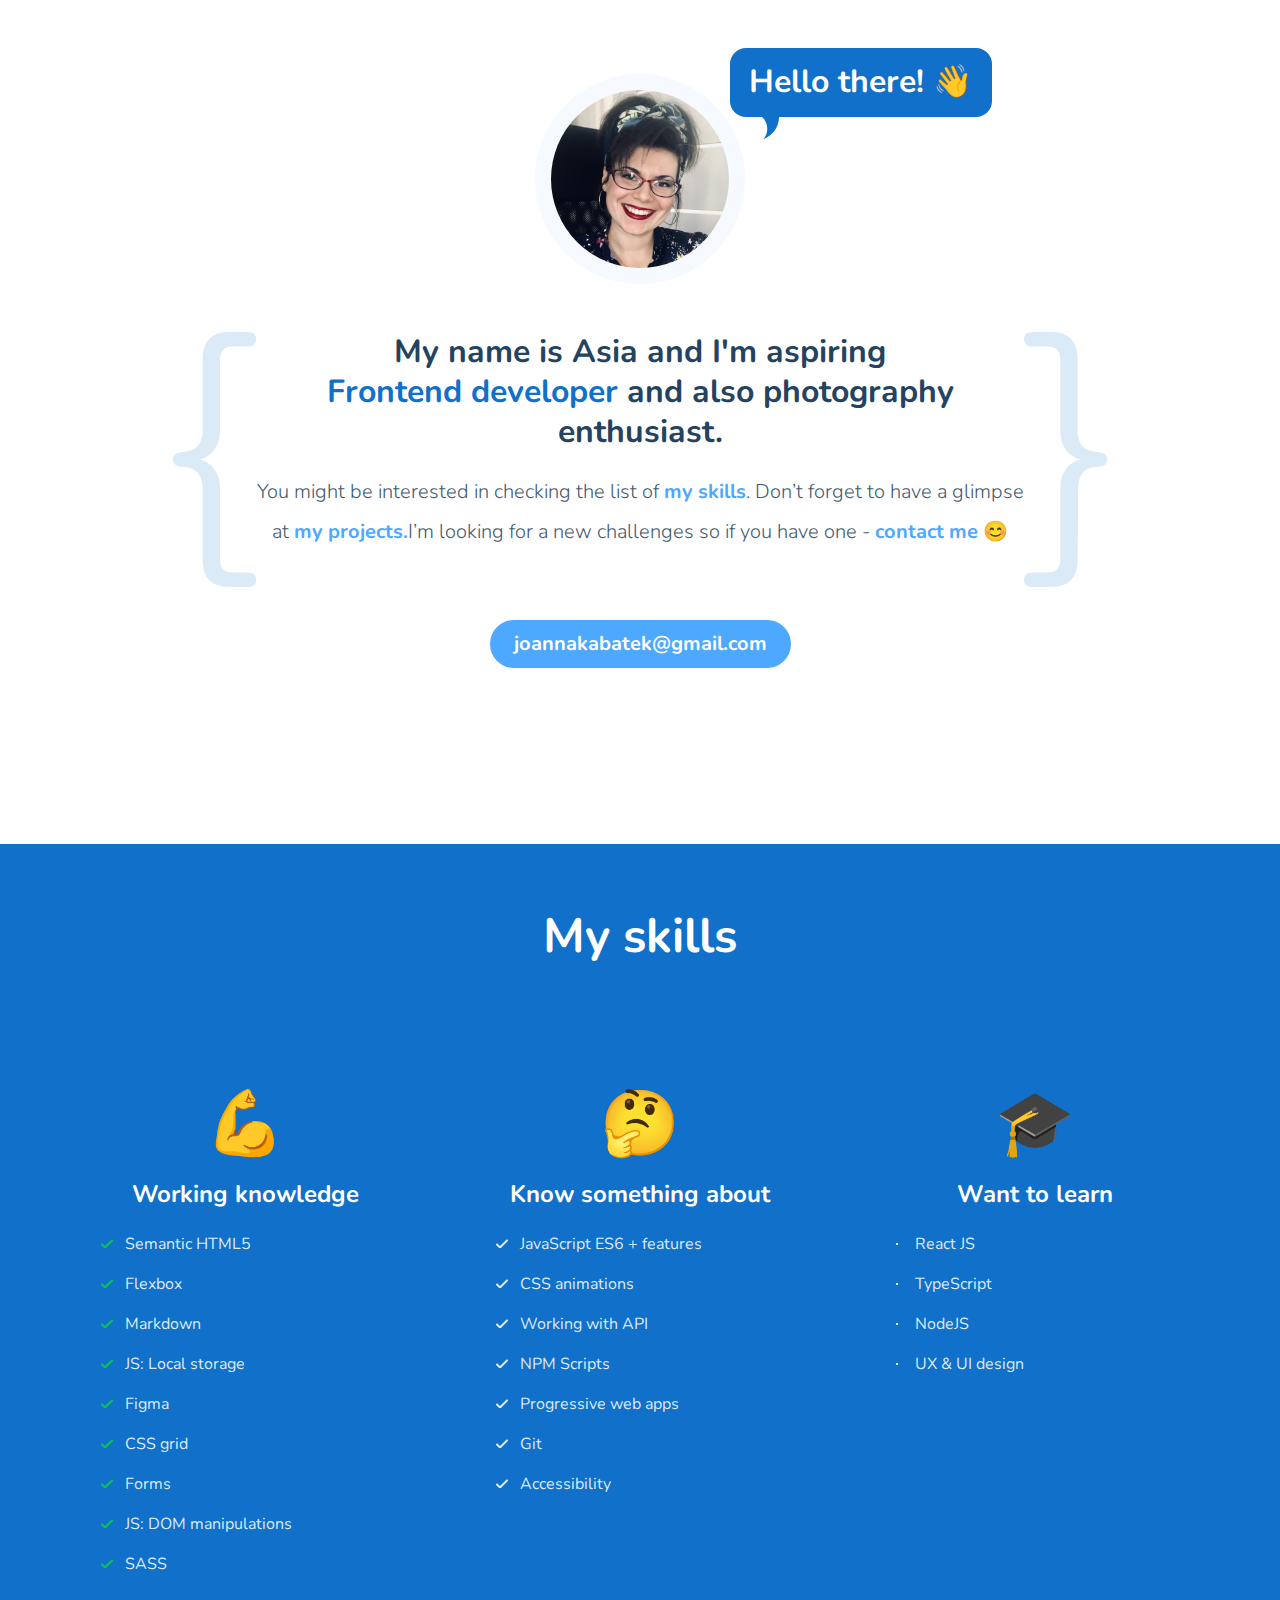
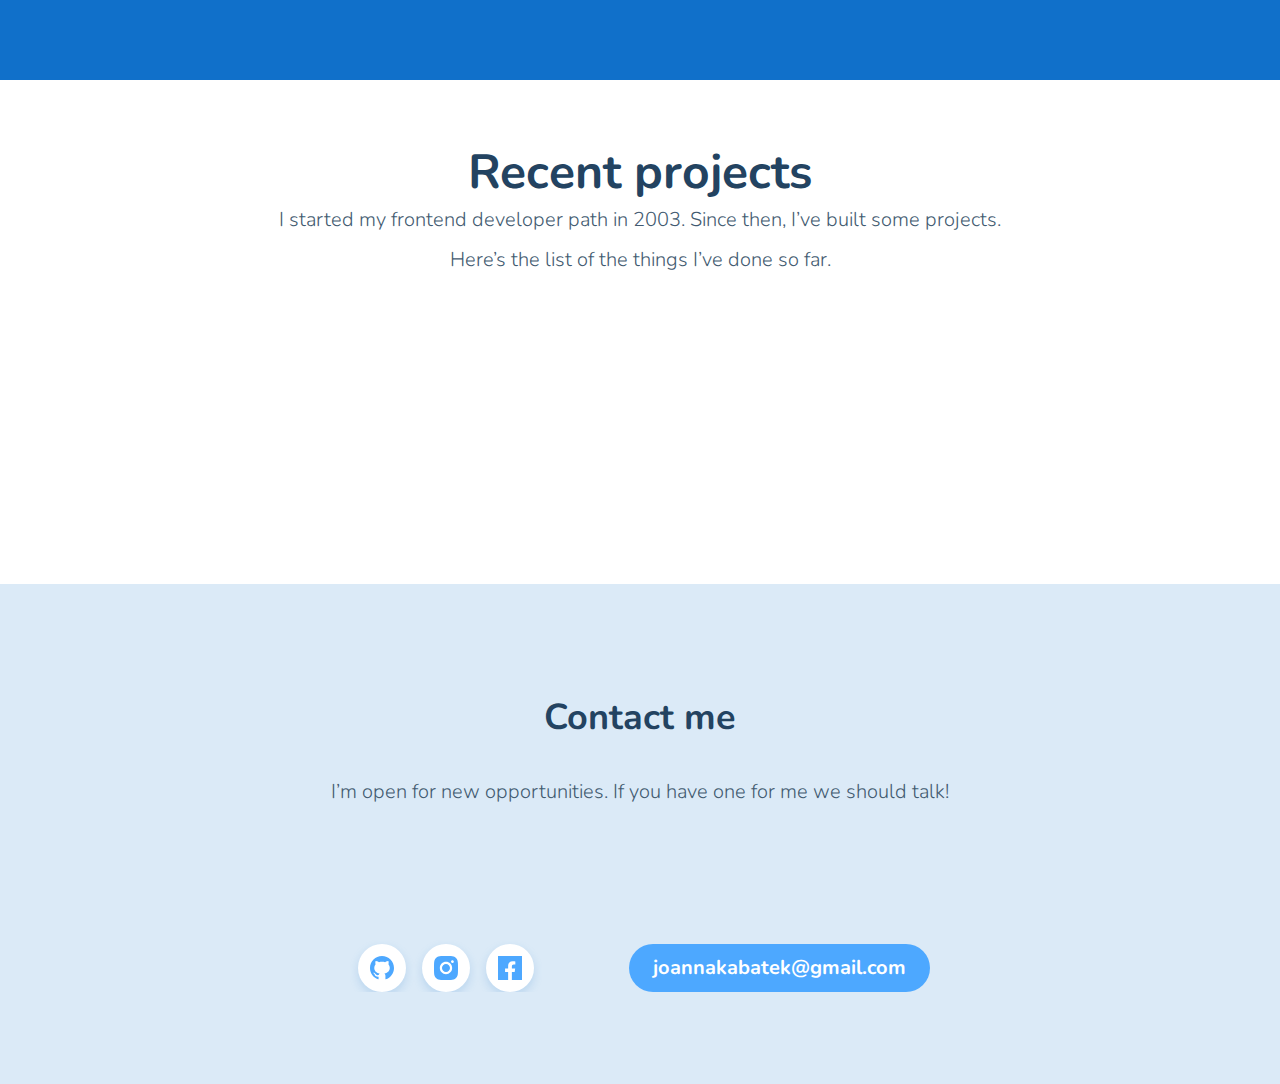
<file: index.html>
<!doctype html><html lang="en"><head><meta charset="UTF-8"/><meta name="viewport" content="width=device-width,initial-scale=1"/><title>My portfolio page</title><meta name="description" content="My skills and projects"/><meta property="og:title" content="My portfolio page"/><meta property="og:description" content="My skills and projects"/><meta property="og:url" content="https://asiakabacinska.github.io"/><meta property="og:image" content="https://asiakabacinska.github.io/og-wtf.png"/><link href="index.898801a4.css" rel="stylesheet"></head><body><main><section class="hero"><div class="hero__image-container"><img class="hero__image" src="img/myphoto.f90b6187.png" alt="myphoto"/> <span class="hero__bubble"><span class="hero__hello">Hello there! <span class="hand">👋</span></span></span></div><div class="hero__description"><h1 class="hero__header">My name is Asia and I'm aspiring <span class="hero__special">Frontend developer</span> and also photography enthusiast.</h1><p class="hero__paragraph">You might be interested in checking the list of <a class="hero__link" href="#skills">my skills</a>. Don’t forget to have a glimpse at<a class="hero__link" href="#projects"> my projects.</a>I’m looking for a new challenges so if you have one - <a class="hero__link" href="#contact">contact me 😊</a></p><a class="hero__contact" href="mailto:joannakabatek@gmail.com">joannakabatek@gmail.com</a></div></section><section class="skills" id="skills"><h2 class="skills__header">My skills</h2><div class="skills__columns"><article class="skills-section"><span class="skills-section__emoji">💪</span><h3 class="skills-section__header">Working knowledge</h3><ul class="skills-list"><li class="skills-list__item">Semantic HTML5</li><li class="skills-list__item">Flexbox</li><li class="skills-list__item">Markdown</li><li class="skills-list__item">JS: Local storage</li><li class="skills-list__item">Figma</li><li class="skills-list__item">CSS grid</li><li class="skills-list__item">Forms</li><li class="skills-list__item">JS: DOM manipulations</li><li class="skills-list__item">SASS</li></ul></article><article class="skills-section"><span class="skills-section__emoji">🤔</span><h3 class="skills-section__header">Know something about</h3><ul class="skills-list skills-list--blue"><li class="skills-list__item">JavaScript ES6 + features</li><li class="skills-list__item">CSS animations</li><li class="skills-list__item">Working with API</li><li class="skills-list__item">NPM Scripts</li><li class="skills-list__item">Progressive web apps</li><li class="skills-list__item">Git</li><li class="skills-list__item">Accessibility</li></ul></article><article class="skills-section"><span class="skills-section__emoji">🎓</span><h3 class="skills-section__header">Want to learn</h3><ul class="skills-list skills-list--dot"><li class="skills-list__item">React JS</li><li class="skills-list__item">TypeScript</li><li class="skills-list__item">NodeJS</li><li class="skills-list__item">UX & UI design</li></ul></article></div></section><section class="projects" id="projects"><h2 class="projects__header">Recent projects</h2><p class="projects__description">I started my frontend developer path in 2003. Since then, I’ve built some projects. Here’s the list of the things I’ve done so far.</p><div class="projects-grid projects-grid--js"></div></section><section class="contact" id="contact"><h2 class="contact__header">Contact me</h2><p class="contact__description">I’m open for new opportunities. If you have one for me we should talk!</p><div class="contact__links"><ul class="socials"><li class="social__item"><a class="social__links" href="https://github.com/asiakabacinska"><img class="socials__icon" alt="Asia github" src="/img/github.svg" rel="noopener noreferrer" target="_blank"/></a></li><li class="social__item"><a class="social__links" href="https://instagram.com/joannakabatek" rel="noopener noreferrer" target="_blank"><img class="socials__icon" alt="Asia instagram" src="img/instagram.6f3e1aff.svg"/></a></li><li class="social__item"><a class="social__links" href="https://www.facebook.com/joanna.kabacinska.9" rel="noopener noreferrer" target="_blank"><img class="socials__icon" alt="Asia facebook" src="img/facebook.e30702ac.svg"/></a></li></ul><a class="contact__mail" href="mailto:joannakabatek@gmail.com">joannakabatek@gmail.com</a></div></section></main><script src="index.898801a4.js"></script></body></html>
</file>
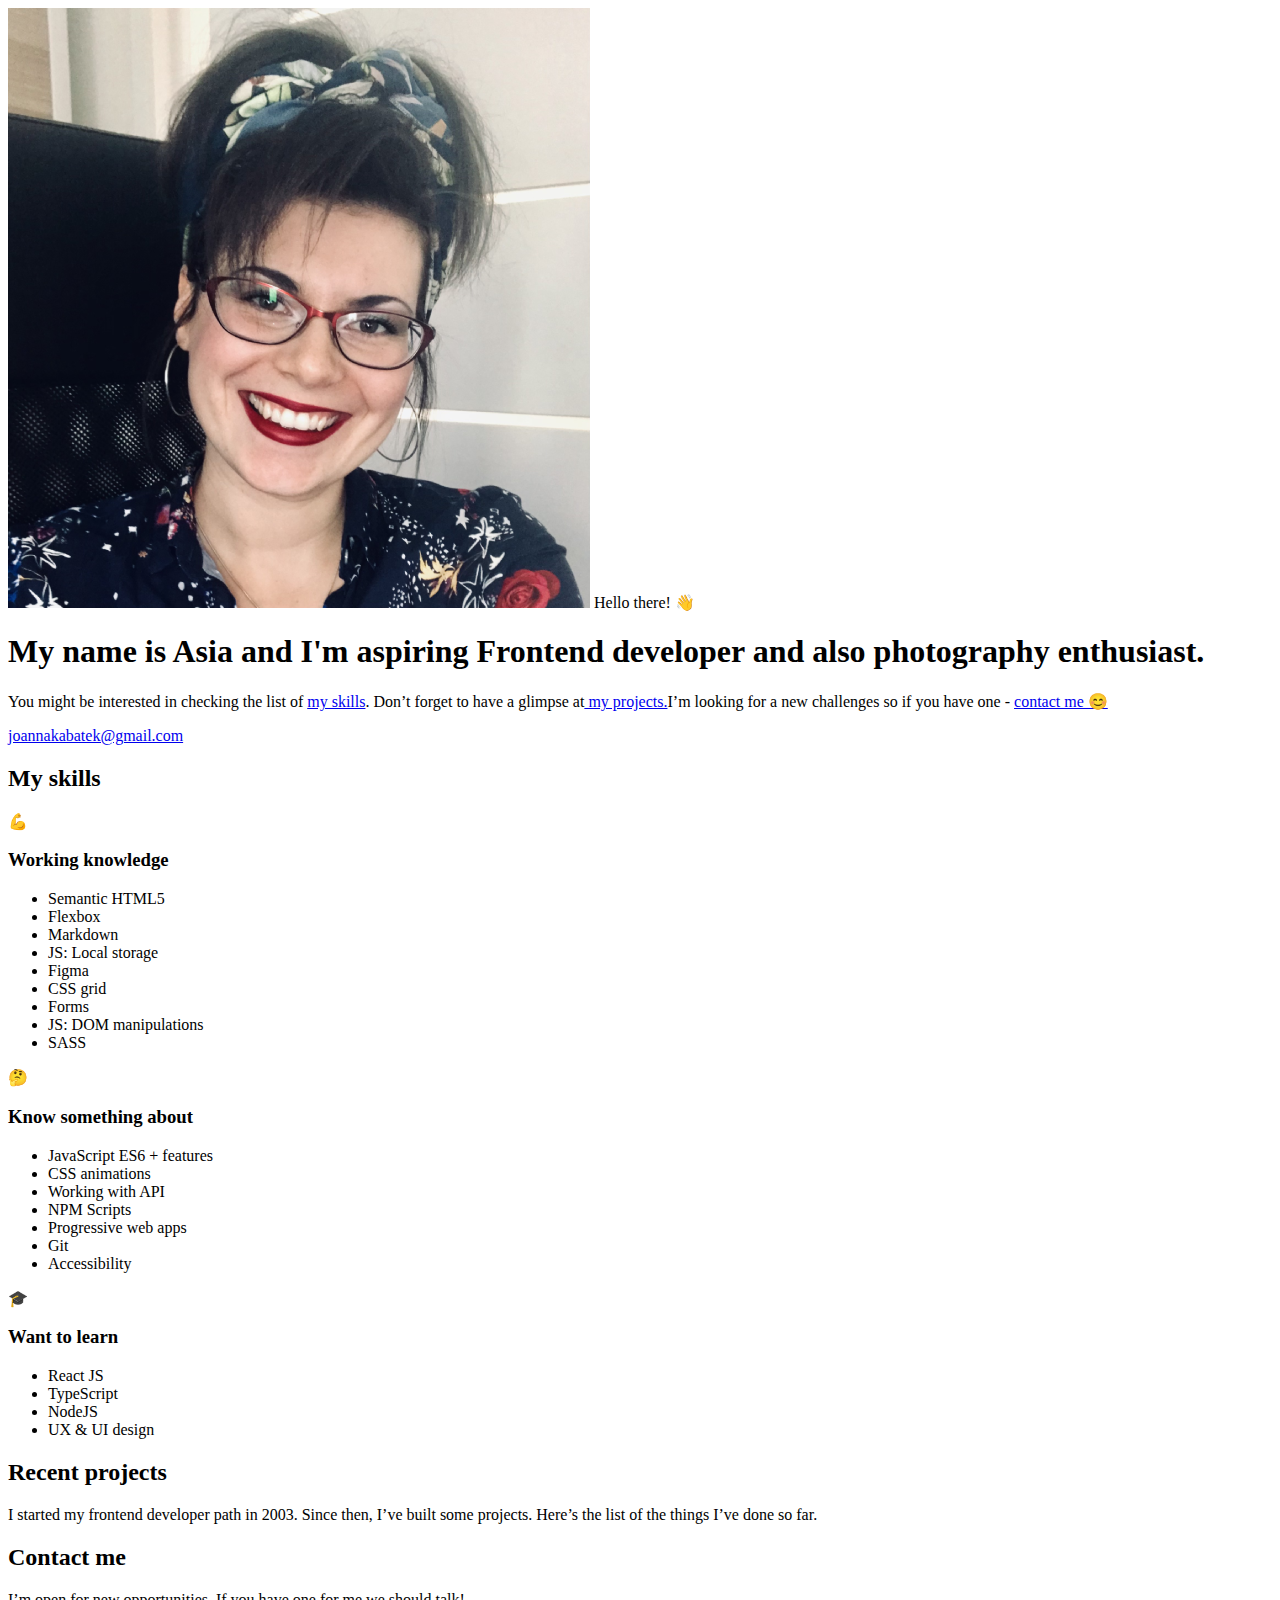
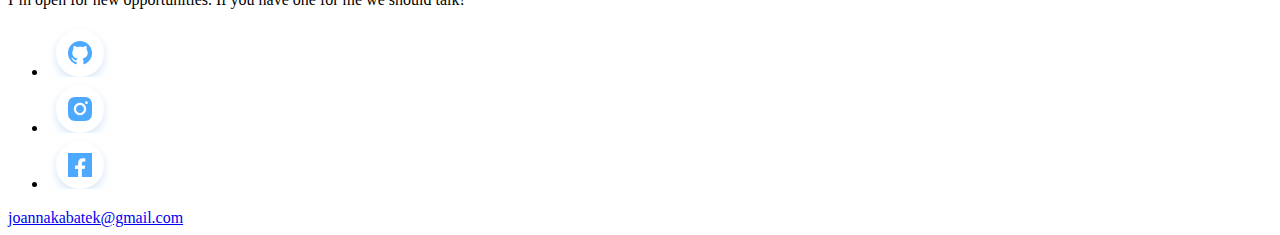
<file: src/pages/index.html>
<!DOCTYPE html>
<html lang="en">
  <head>
    <meta charset="UTF-8" />
    <meta name="viewport" content="width=device-width, initial-scale=1.0" />
    <title>My portfolio page</title>
    <meta name="description" content="My skills and projects" />
    <!-- Title -->
    <meta property="og:title" content="My portfolio page" />
    <!-- OPTIONAL description. 2-4 sentences. -->
    <meta property="og:description" content="My skills and projects" />
    <!-- full url with http(s) ie. https://maciejkorsan.github.io/my-repo/ -->
    <meta property="og:url" content="https://asiakabacinska.github.io" />
    <!-- full url to the image with http(s) ie. https://maciejkorsan.github.io/my-repo/assets/img/fb.png. Facebook suggests at least 1200 x 630. -->
    <meta
      property="og:image"
      content="https://asiakabacinska.github.io/og-wtf.png"
    />

    <!-- uncomment the line below to enable PWA  -->
    <!-- <link rel="manifest" href="manifest.json" /> -->
  </head>
  <body>
    <main>
      <section class="hero">
        <div class="hero__image-container">
          <img
            class="hero__image"
            src="../assets/img/myphoto.png"
            alt="myphoto"
          />
          <span class="hero__bubble"
            ><span class="hero__hello"
              >Hello there! <span class="hand">👋</span>
            </span></span
          >
        </div>
        <div class="hero__description">
          <h1 class="hero__header">
            My name is Asia and I'm aspiring
            <span class="hero__special">Frontend developer</span> and also
            photography enthusiast.
          </h1>
          <p class="hero__paragraph">
            You might be interested in checking the list of
            <a class="hero__link" href="#skills"> my skills</a>. Don’t forget to
            have a glimpse at<a class="hero__link" href="#projects">
              my projects.</a
            >I’m looking for a new challenges so if you have one -
            <a class="hero__link" href="#contact"> contact me 😊</a>
          </p>
          <a class="hero__contact" href="mailto:joannakabatek@gmail.com"
            >joannakabatek@gmail.com</a
          >
        </div>
      </section>

      <section class="skills" id="skills">
        <h2 class="skills__header">My skills</h2>
        <div class="skills__columns">
          <article class="skills-section">
            <span class="skills-section__emoji">💪</span>
            <h3 class="skills-section__header">Working knowledge</h3>
            <ul class="skills-list">
              <li class="skills-list__item">Semantic HTML5</li>
              <li class="skills-list__item">Flexbox</li>
              <li class="skills-list__item">Markdown</li>
              <li class="skills-list__item">JS: Local storage</li>
              <li class="skills-list__item">Figma</li>
              <li class="skills-list__item">CSS grid</li>
              <li class="skills-list__item">Forms</li>
              <li class="skills-list__item">JS: DOM manipulations</li>
              <li class="skills-list__item">SASS</li>
            </ul>
          </article>
          <article class="skills-section">
            <span class="skills-section__emoji">🤔</span>
            <h3 class="skills-section__header">Know something about</h3>
            <ul class="skills-list skills-list--blue">
              <li class="skills-list__item">JavaScript ES6 + features</li>
              <li class="skills-list__item">CSS animations</li>
              <li class="skills-list__item">Working with API</li>
              <li class="skills-list__item">NPM Scripts</li>
              <li class="skills-list__item">Progressive web apps</li>
              <li class="skills-list__item">Git</li>
              <li class="skills-list__item">Accessibility</li>
            </ul>
          </article>
          <article class="skills-section">
            <span class="skills-section__emoji">🎓</span>
            <h3 class="skills-section__header">Want to learn</h3>
            <ul class="skills-list skills-list--dot">
              <li class="skills-list__item">React JS</li>
              <li class="skills-list__item">TypeScript</li>
              <li class="skills-list__item">NodeJS</li>
              <li class="skills-list__item">UX & UI design</li>
            </ul>
          </article>
        </div>
      </section>

      <section class="projects" id="projects">
        <h2 class="projects__header">Recent projects</h2>
        <p class="projects__description">
          I started my frontend developer path in 2003. Since then, I’ve built
          some projects. Here’s the list of the things I’ve done so far.
        </p>
        <div class="projects-grid projects-grid--js">
          <!-- <article class="project">
            <div class="project__window">
              <span class="project__circle"></span>
              <span class="project__circle"></span>
              <span class="project__circle"></span>
            </div>
            <div class="project__content">
              <img src="../assets/img/github-projects.svg" alt="" />
              <h3 class="project__grid project__title">
                <span class="project__label">project:</span>
                <span>podlaski git</span>
              </h3>
              <p class="project__grid project__grid--description">
                <span class="project__label">description:</span>
                <span>podlaskie aliasy dla gitowych komend</span>
              </p>
              <p class="project__grid">
                <span class="project__label">demo:</span>
                <span
                  >&lt;<a
                    class="project__link"
                    href="#"
                    title="podlaski git - demo"
                    >see_here</a
                  >&gt;</span
                >
              </p>
              <p class="project__grid">
                <span class="project__label">github:</span>
                <span
                  >&lt;<a
                    class="project__link"
                    href="#"
                    title="podlaski git - demo"
                    >source_code</a
                  >&gt;</span
                >
              </p>
            </div>
          </article>
          <article class="project">
            <div class="project__window">
              <span class="project__circle"></span>
              <span class="project__circle"></span>
              <span class="project__circle"></span>
            </div>
            <div class="project__content">
              <img src="../assets/img/github-projects.svg" alt="" />
              <h3 class="project__grid project__title">
                <span class="project__label">project:</span>
                <span>podlaski git</span>
              </h3>
              <p class="project__grid project__grid--description">
                <span class="project__label">description:</span>
                <span>podlaskie aliasy dla gitowych komend</span>
              </p>
              <p class="project__grid">
                <span class="project__label">demo:</span>
                <span
                  >&lt;<a
                    class="project__link"
                    href="#"
                    title="podlaski git - demo"
                    >see_here</a
                  >&gt;</span
                >
              </p>
              <p class="project__grid">
                <span class="project__label">github:</span>
                <span
                  >&lt;<a
                    class="project__link"
                    href="#"
                    title="podlaski git - demo"
                    >source_code</a
                  >&gt;</span
                >
              </p>
            </div>
          </article>
          <article class="project">
            <div class="project__window">
              <span class="project__circle"></span>
              <span class="project__circle"></span>
              <span class="project__circle"></span>
            </div>
            <div class="project__content">
              <img src="../assets/img/github-projects.svg" alt="" />
              <h3 class="project__grid project__title">
                <span class="project__label">project:</span>
                <span>podlaski git</span>
              </h3>
              <p class="project__grid project__grid--description">
                <span class="project__label">description:</span>
                <span>podlaskie aliasy dla gitowych komend</span>
              </p>
              <p class="project__grid">
                <span class="project__label">demo:</span>
                <span
                  >&lt;<a
                    class="project__link"
                    href="#"
                    title="podlaski git - demo"
                    >see_here</a
                  >&gt;</span
                >
              </p>
              <p class="project__grid">
                <span class="project__label">github:</span>
                <span
                  >&lt;<a
                    class="project__link"
                    href="#"
                    title="podlaski git - demo"
                    >source_code</a
                  >&gt;</span
                >
              </p>
            </div>
          </article> -->
        </div>
      </section>

      <section class="contact" id="contact">
        <h2 class="contact__header">Contact me</h2>
        <p class="contact__description">
          I’m open for new opportunities. If you have one for me we should talk!
        </p>
        <div class="contact__links">
          <ul class="socials">
            <li class="social__item">
              <a class="social__links" href="https://github.com/asiakabacinska">
                <img
                  class="socials__icon"
                  alt="Asia github"
                  src="/img/github.svg"
                  rel="noopener noreferrer"
                  target="_blank"
                />
              </a>
            </li>
            <li class="social__item">
              <a
                class="social__links"
                href="https://instagram.com/joannakabatek"
                rel="noopener noreferrer"
                target="_blank"
              >
                <img
                  class="socials__icon"
                  alt="Asia instagram"
                  src="../assets/img/instagram.svg"
                />
              </a>
            </li>
            <li class="social__item">
              <a
                class="social__links"
                href="https://www.facebook.com/joanna.kabacinska.9"
                rel="noopener noreferrer"
                target="_blank"
              >
                <img
                  class="socials__icon"
                  alt="Asia facebook"
                  src="../assets/img/facebook.svg"
                />
              </a>
            </li>
          </ul>
          <a class="contact__mail" href="mailto:joannakabatek@gmail.com"
            >joannakabatek@gmail.com</a
          >
        </div>
      </section>
    </main>
  </body>
</html>
</file>
<file: index.898801a4.css>
@import url(https://fonts.googleapis.com/css2?family=Nunito:wght@300;600;700&family=Roboto+Mono:wght@400;700&display=swap);
/*! normalize.css v8.0.1 | MIT License | github.com/necolas/normalize.css */html{line-height:1.15;-webkit-text-size-adjust:100%}body{margin:0}main{display:block}h1{font-size:2em;margin:.67em 0}hr{box-sizing:content-box;height:0;overflow:visible}pre{font-family:monospace,monospace;font-size:1em}a{background-color:transparent}abbr[title]{border-bottom:none;text-decoration:underline;text-decoration:underline dotted}b,strong{font-weight:bolder}code,kbd,samp{font-family:monospace,monospace;font-size:1em}small{font-size:80%}sub,sup{font-size:75%;line-height:0;position:relative;vertical-align:baseline}sub{bottom:-.25em}sup{top:-.5em}img{border-style:none}button,input,optgroup,select,textarea{font-family:inherit;font-size:100%;line-height:1.15;margin:0}button,input{overflow:visible}button,select{text-transform:none}[type=button],[type=reset],[type=submit],button{-webkit-appearance:button}[type=button]::-moz-focus-inner,[type=reset]::-moz-focus-inner,[type=submit]::-moz-focus-inner,button::-moz-focus-inner{border-style:none;padding:0}[type=button]:-moz-focusring,[type=reset]:-moz-focusring,[type=submit]:-moz-focusring,button:-moz-focusring{outline:1px dotted ButtonText}fieldset{padding:.35em .75em .625em}legend{box-sizing:border-box;color:inherit;display:table;max-width:100%;padding:0;white-space:normal}progress{vertical-align:baseline}textarea{overflow:auto}[type=checkbox],[type=radio]{box-sizing:border-box;padding:0}[type=number]::-webkit-inner-spin-button,[type=number]::-webkit-outer-spin-button{height:auto}[type=search]{-webkit-appearance:textfield;outline-offset:-2px}[type=search]::-webkit-search-decoration{-webkit-appearance:none}::-webkit-file-upload-button{-webkit-appearance:button;font:inherit}details{display:block}summary{display:list-item}[hidden],template{display:none}.hero{padding:74px 16px 88px}@media(min-width:768px){.hero{max-width:768px;margin:0 auto}}@media(min-width:960px){.hero{max-width:100%;padding-bottom:176px}}.hero__bubble{position:absolute;left:calc(50% + 90px);top:-26px}.hero__paragraph{font-weight:300;font-size:16px;line-height:32px;text-align:center;margin-bottom:48px}@media(min-width:960px){.hero__paragraph{font-size:20px;line-height:40px;margin-bottom:68px}}.hero__image{box-sizing:content-box;width:96px;height:96px;border:16px solid #f6f9fd;border-radius:50%}@media(min-width:960px){.hero__image{width:178px;height:178px;order:24px solid #f6f9fd}}.hero__header{font-size:26px;line-height:32px;text-align:center;color:#234361;margin:0}@media(min-width:960px){.hero__header{font-size:32px;line-height:40px}}.hero__hello{display:none}@media(min-width:960px){.hero__hello{display:block;background:#1070ca;color:#fff;padding:16px 19px;border-radius:16px;font-weight:700;font-size:32px;position:relative}.hero__hello:after{content:"";display:block;width:17.42px;height:22.66px;background:url(img/speech.2860a7b4.svg);position:absolute;top:100%;left:32px}}.hero__image-container{display:flex;align-items:center;justify-content:center;position:relative}@media(min-width:960px){.hero__image-container{margin-bottom:48px}}.hero__link{font-weight:700;color:#4da8ff;text-decoration:none}.hero__special{color:#1070ca;white-space:nowrap}.hero__contact{border-radius:64px;color:#fff;background:#4da8ff;display:inline-block;padding:4px 24px;font-weight:700;font-size:20px;line-height:40px;text-decoration:none}.hero__description{text-align:center}@media(min-width:960px){.hero__description{max-width:768px;margin:0 auto;position:relative}.hero__description:after,.hero__description:before{width:82.94px;height:254.88px;content:"";display:block;position:absolute;top:0}.hero__description:before{background:url(img/hero-left.ae3f01fd.svg);right:100%}.hero__description:after{background:url(img/hero-right.38beefc5.svg);left:100%}}.skills{padding:64px 16px 88px;background:#1070ca;color:#fff}@media(min-width:960px){.skills__columns{display:grid;grid-template-columns:1fr 1fr 1fr;max-width:1184px;margin:0 auto}}.skills__header{font-weight:700;font-style:36px;line-height:48px;text-align:center;margin:0 0 64px}@media(min-width:960px){.skills__header{font-size:48px;line-height:56px}}.skills-list{font-style:normal;font-size:16px;line-height:24px;color:#dbeaf7;width:288px;margin:0 auto;list-style-type:none;padding:0}.skills-list__item{padding:0 0 0 24px;margin:0 0 16px;position:relative;font-size:16px;line-height:24px}.skills-list__item:before{position:absolute;left:0;top:7px;display:block;content:"";width:12px;height:9px;background:url(img/small-tick-green.55ecfb8b.svg)}.skills-list--blue .skills-list__item:before{background:url(img/small-tick-blue.4fc28708.svg)}.skills-list--dot .skills-list__item:before{width:2px;height:2px;border:50%;top:11px;left:5px;background:#dbeaf7}.skills-section{margin-top:64px}.skills-section__emoji{font-size:64px;line-height:64px;display:block;text-align:center}.skills-section__header{text-align:center;font-weight:700;font-size:24px;line-height:44px;margin:16px 24px}.projects{padding:64px 16px 88px}@media(min-width:960px){.projects{padding:64px 16px 176px}}.projects__description{font-weight:300;font-style:16px;line-height:32px;text-align:center;max-width:768px;margin:0 auto 46px}@media(min-width:960px){.projects__description{font-size:20px;line-height:40px;margin-bottom:128px}}.projects__header{font-size:36px;line-height:48px;color:#234361;text-align:center;margin:0}@media(min-width:960px){.projects__header{font-size:48px;line-height:56px}}.project{background:#212528;border-radius:16px;box-shadow:0 4px 16px rgba(0,0,0,.25);overflow:hidden;color:#a3a3a3;font-family:Roboto Mono;font-weight:400;font-size:13px;line-height:24px}@media(min-width:960px){.project{font-size:16px;line-height:24px}}.project__circle{display:block;width:8px;height:8px;background:#464a4d;border-radius:50%;margin-right:8px}.project__content{padding:24px 16px}@media(min-width:960px){.project__content{padding:18px 48px 58px}}.project__grid{display:grid;grid-template-columns:102px 1fr;-moz-column-gap:8px;column-gap:8px;margin:0 0 8px}@media(min-width:960px){.project__grid{grid-template-columns:116px 1fr}}.project__grid--description{margin-bottom:24px}.project__label{display:block;text-align:right;color:#808082;font-weight:400}.project__link{color:#14b5d0}.project__title{font-weight:700;font-size:13px;line-height:24px;color:#fff;margin-top:24px}@media(min-width:960px){.project__title{font-size:16px;line-height:24px}}.project__window{height:40px;background:#1e1e1e;display:flex;align-items:center;padding:0 0 0 16px}.projects-grid{display:grid;-moz-column-gap:24px;column-gap:24px;row-gap:24px;max-width:1184px;margin:0 auto}@media(min-width:768px){.projects-grid{grid-template-columns:1fr 1fr}}.socials{list-style-type:none;padding:0;display:flex;justify-content:center;margin:56px 64px}@media(min-width:960px){.socials{margin:0}}.socials__item{margin:0 12px;text-align:center}.socials__link{padding:0;width:48px;height:48px;display:flex;align-items:center;justify-content:center;box-shadow:0 4px 8px rgba(16,112,202,.15)}.contact{background:#dbeaf7;padding:64px 16px 88px}@media(min-width:960px){.contact{padding-top:80px}}.contact__description{font-style:normal;font-weight:300;font-size:16px;line-height:32px;text-align:center}@media(min-width:960px){.contact__description{font-size:20px;line-height:40px}}.contact__header{font-size:36px;line-height:48px;color:#234361;text-align:center}@media(max-width:960px){.contact__header{font-size:48px;line-height:56px;margin-bottom:40px}}.contact__links{text-align:center}@media(min-width:960px){.contact__links{display:flex;align-items:center;justify-content:space-between;max-width:580px;margin:128px auto 0}}.contact__mail{border-radius:64px;color:#fff;background:#4da8ff;display:inline-block;padding:4px 24px;font-weight:700;font-size:20px;line-height:40px;text-decoration:none}@-webkit-keyframes wave{0%{transform:rotate(-10deg)}50%{transform:rotate(30deg)}to{transform:rotate(-10deg)}}@keyframes wave{0%{transform:rotate(-10deg)}50%{transform:rotate(30deg)}to{transform:rotate(-10deg)}}.hand{display:inline-block;-webkit-animation:wave 1.5s ease-in-out infinite;animation:wave 1.5s ease-in-out infinite;transform-origin:center center}html{box-sizing:border-box;scroll-behavior:smooth}*,:after,:before{box-sizing:inherit}body{font-family:Nunito;color:#425a70}
</file>
